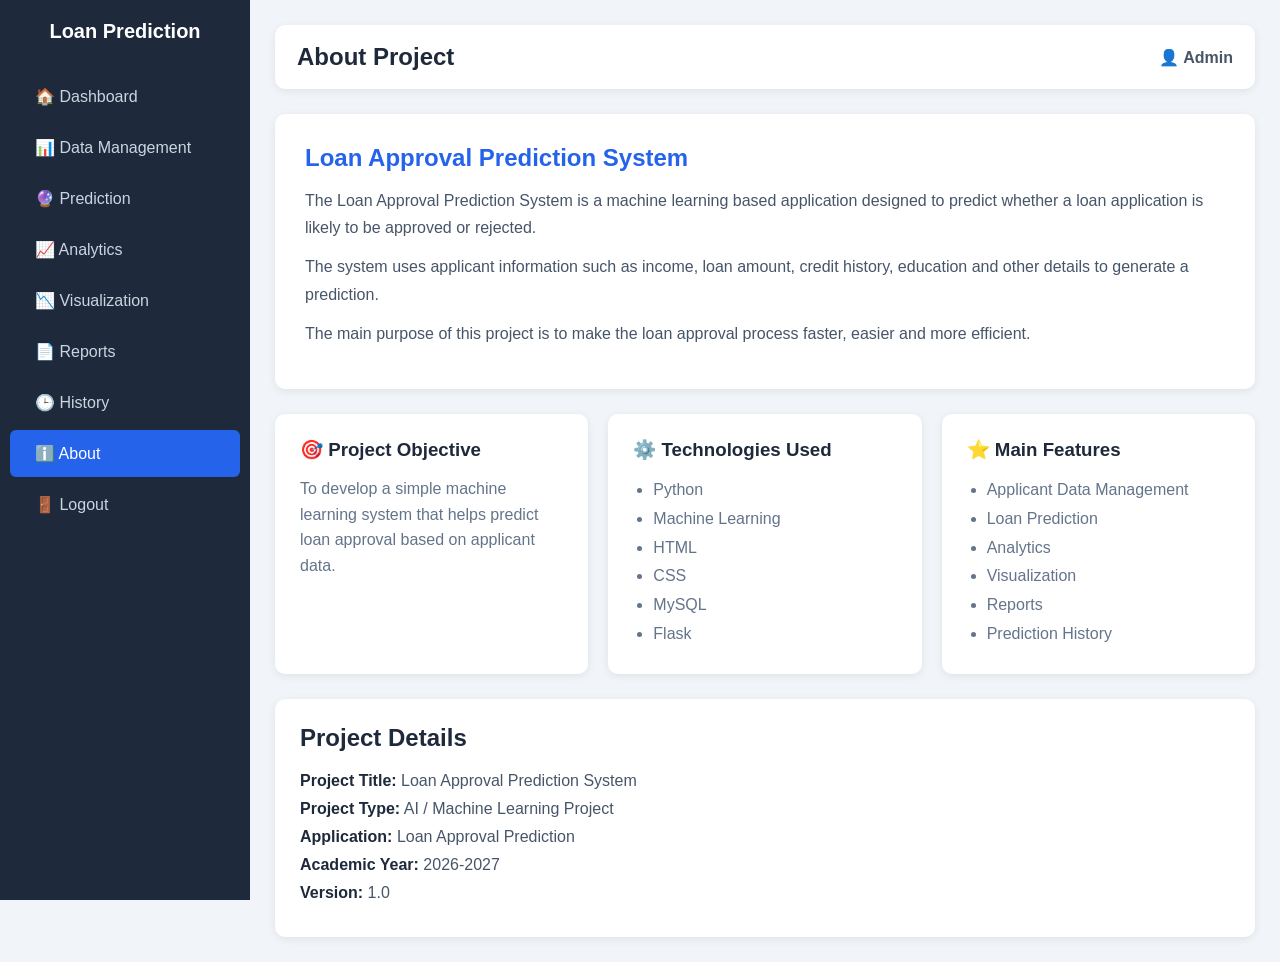
<file: templates/about.html>
<!DOCTYPE html>
<html lang="en">
<head>
    <meta charset="UTF-8">
    <meta name="viewport" content="width=device-width, initial-scale=1.0">

    <title>About - Loan Approval Prediction</title>

    <style>
        * {
            margin: 0;
            padding: 0;
            box-sizing: border-box;
            font-family: Arial, sans-serif;
        }

        body {
            background: #f1f5f9;
        }

        /* Sidebar */
        .sidebar {
            position: fixed;
            left: 0;
            top: 0;
            width: 250px;
            height: 100vh;
            background: #1e293b;
            color: white;
            padding: 20px 0;
        }

        .sidebar h2 {
            text-align: center;
            margin-bottom: 30px;
            font-size: 20px;
        }

        .sidebar a {
            display: block;
            color: #cbd5e1;
            text-decoration: none;
            padding: 14px 25px;
            margin: 4px 10px;
            border-radius: 6px;
        }

        .sidebar a:hover {
            background: #334155;
            color: white;
        }

        .sidebar a.active {
            background: #2563eb;
            color: white;
        }

        /* Main */
        .main {
            margin-left: 250px;
            padding: 25px;
        }

        /* Topbar */
        .topbar {
            background: white;
            padding: 18px 22px;
            border-radius: 10px;
            display: flex;
            justify-content: space-between;
            align-items: center;
            margin-bottom: 25px;
            box-shadow: 0 2px 8px rgba(0,0,0,0.08);
        }

        .topbar h1 {
            color: #1e293b;
            font-size: 24px;
        }

        .admin {
            color: #475569;
            font-weight: bold;
        }

        /* About Card */
        .about-card {
            background: white;
            padding: 30px;
            border-radius: 10px;
            box-shadow: 0 2px 8px rgba(0,0,0,0.08);
            margin-bottom: 25px;
        }

        .about-card h2 {
            color: #2563eb;
            margin-bottom: 15px;
        }

        .about-card p {
            color: #475569;
            line-height: 1.7;
            margin-bottom: 12px;
        }

        /* Information Cards */
        .info-container {
            display: grid;
            grid-template-columns: repeat(3, 1fr);
            gap: 20px;
        }

        .info-card {
            background: white;
            padding: 25px;
            border-radius: 10px;
            box-shadow: 0 2px 8px rgba(0,0,0,0.08);
        }

        .info-card h3 {
            color: #1e293b;
            margin-bottom: 15px;
        }

        .info-card p {
            color: #64748b;
            line-height: 1.6;
        }

        .info-card ul {
            padding-left: 20px;
            color: #64748b;
            line-height: 1.8;
        }

        /* Project Details */
        .details {
            background: white;
            padding: 25px;
            border-radius: 10px;
            box-shadow: 0 2px 8px rgba(0,0,0,0.08);
            margin-top: 25px;
        }

        .details h2 {
            color: #1e293b;
            margin-bottom: 20px;
        }

        .details p {
            margin-bottom: 10px;
            color: #475569;
        }

        .details strong {
            color: #1e293b;
        }

        /* Responsive */
        @media (max-width: 900px) {
            .info-container {
                grid-template-columns: 1fr;
            }

            .sidebar {
                width: 200px;
            }

            .main {
                margin-left: 200px;
            }
        }

        @media (max-width: 650px) {
            .sidebar {
                position: relative;
                width: 100%;
                height: auto;
            }

            .main {
                margin-left: 0;
            }

            .topbar {
                flex-direction: column;
                gap: 10px;
                align-items: flex-start;
            }
        }
    </style>
</head>

<body>

    <!-- Sidebar -->
    <div class="sidebar">

        <h2>Loan Prediction</h2>

        <a href="dashboard.html">🏠 Dashboard</a>
        <a href="data.html">📊 Data Management</a>
        <a href="index.html">🔮 Prediction</a>
        <a href="analytics.html">📈 Analytics</a>
        <a href="visualization.html">📉 Visualization</a>
        <a href="reports.html">📄 Reports</a>
        <a href="history.html">🕒 History</a>
        <a href="about.html" class="active">ℹ️ About</a>
        <a href="login.html">🚪 Logout</a>

    </div>


    <!-- Main Content -->
    <div class="main">

        <!-- Topbar -->
        <div class="topbar">
            <h1>About Project</h1>
            <div class="admin">👤 Admin</div>
        </div>


        <!-- About Project -->
        <div class="about-card">

            <h2>Loan Approval Prediction System</h2>

            <p>
                The Loan Approval Prediction System is a machine learning
                based application designed to predict whether a loan
                application is likely to be approved or rejected.
            </p>

            <p>
                The system uses applicant information such as income,
                loan amount, credit history, education and other details
                to generate a prediction.
            </p>

            <p>
                The main purpose of this project is to make the loan
                approval process faster, easier and more efficient.
            </p>

        </div>


        <!-- Information Cards -->
        <div class="info-container">

            <div class="info-card">

                <h3>🎯 Project Objective</h3>

                <p>
                    To develop a simple machine learning system that
                    helps predict loan approval based on applicant data.
                </p>

            </div>


            <div class="info-card">

                <h3>⚙️ Technologies Used</h3>

                <ul>
                    <li>Python</li>
                    <li>Machine Learning</li>
                    <li>HTML</li>
                    <li>CSS</li>
                    <li>MySQL</li>
                    <li>Flask</li>
                </ul>

            </div>


            <div class="info-card">

                <h3>⭐ Main Features</h3>

                <ul>
                    <li>Applicant Data Management</li>
                    <li>Loan Prediction</li>
                    <li>Analytics</li>
                    <li>Visualization</li>
                    <li>Reports</li>
                    <li>Prediction History</li>
                </ul>

            </div>

        </div>


        <!-- Project Details -->
        <div class="details">

            <h2>Project Details</h2>

            <p>
                <strong>Project Title:</strong>
                Loan Approval Prediction System
            </p>

            <p>
                <strong>Project Type:</strong>
                AI / Machine Learning Project
            </p>

            <p>
                <strong>Application:</strong>
                Loan Approval Prediction
            </p>

            <p>
                <strong>Academic Year:</strong>
                2026-2027
            </p>

            <p>
                <strong>Version:</strong>
                1.0
            </p>

        </div>

    </div>

</body>
</html>
</file>
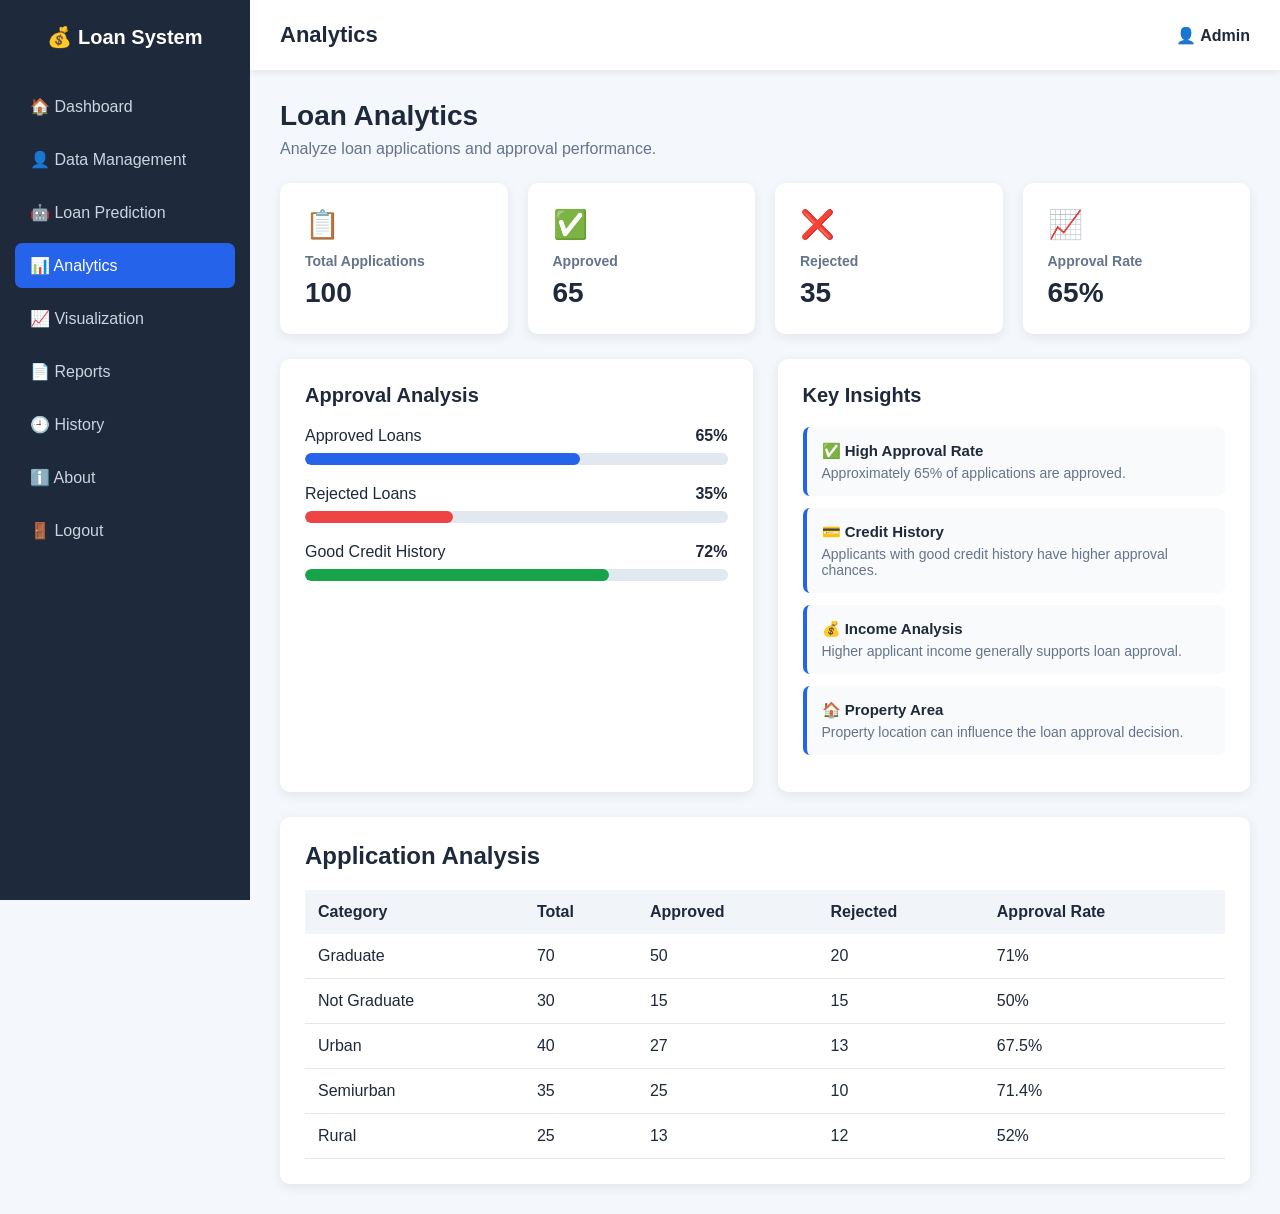
<file: templates/analytics.html>
<!DOCTYPE html>
<html lang="en">

<head>
    <meta charset="UTF-8">
    <meta name="viewport" content="width=device-width, initial-scale=1.0">

    <title>Analytics | Loan Approval Prediction</title>

    <style>

        * {
            margin: 0;
            padding: 0;
            box-sizing: border-box;
        }

        body {
            font-family: Arial, sans-serif;
            background: #f4f7fb;
            color: #1e293b;
        }

        /* SIDEBAR */

        .sidebar {
            position: fixed;
            left: 0;
            top: 0;
            width: 250px;
            height: 100vh;
            background: #1e293b;
            padding: 25px 15px;
            color: white;
        }

        .sidebar h2 {
            text-align: center;
            margin-bottom: 35px;
            font-size: 20px;
        }

        .sidebar ul {
            list-style: none;
        }

        .sidebar li {
            margin-bottom: 8px;
        }

        .sidebar a {
            display: block;
            padding: 13px 15px;
            color: #cbd5e1;
            text-decoration: none;
            border-radius: 7px;
        }

        .sidebar a:hover,
        .sidebar a.active {
            background: #2563eb;
            color: white;
        }

        /* MAIN */

        .main {
            margin-left: 250px;
            min-height: 100vh;
        }

        /* TOPBAR */

        .topbar {
            height: 70px;
            background: white;
            display: flex;
            justify-content: space-between;
            align-items: center;
            padding: 0 30px;
            box-shadow: 0 2px 8px rgba(0,0,0,0.08);
        }

        .topbar h1 {
            font-size: 22px;
        }

        .user {
            font-weight: bold;
        }

        /* CONTENT */

        .content {
            padding: 30px;
        }

        .page-title {
            margin-bottom: 25px;
        }

        .page-title h2 {
            font-size: 28px;
            margin-bottom: 8px;
        }

        .page-title p {
            color: #64748b;
        }

        /* CARDS */

        .cards {
            display: grid;
            grid-template-columns: repeat(4, 1fr);
            gap: 20px;
            margin-bottom: 25px;
        }

        .card {
            background: white;
            padding: 25px;
            border-radius: 10px;
            box-shadow: 0 3px 12px rgba(0,0,0,0.08);
        }

        .card-icon {
            font-size: 28px;
            margin-bottom: 12px;
        }

        .card h3 {
            font-size: 14px;
            color: #64748b;
            margin-bottom: 8px;
        }

        .card h2 {
            font-size: 28px;
        }

        /* ANALYTICS SECTION */

        .analytics-grid {
            display: grid;
            grid-template-columns: 1fr 1fr;
            gap: 25px;
        }

        .box {
            background: white;
            padding: 25px;
            border-radius: 10px;
            box-shadow: 0 3px 12px rgba(0,0,0,0.08);
        }

        .box h2 {
            margin-bottom: 20px;
            font-size: 20px;
        }

        /* PROGRESS */

        .progress-item {
            margin-bottom: 20px;
        }

        .progress-header {
            display: flex;
            justify-content: space-between;
            margin-bottom: 8px;
        }

        .progress-bar {
            width: 100%;
            height: 12px;
            background: #e2e8f0;
            border-radius: 10px;
            overflow: hidden;
        }

        .progress-fill {
            height: 100%;
            background: #2563eb;
            border-radius: 10px;
        }

        .approved-fill {
            width: 65%;
        }

        .rejected-fill {
            width: 35%;
            background: #ef4444;
        }

        .good-fill {
            width: 72%;
            background: #16a34a;
        }

        .income-fill {
            width: 58%;
            background: #9333ea;
        }

        /* INSIGHTS */

        .insight {
            padding: 15px;
            margin-bottom: 12px;
            border-radius: 7px;
            background: #f8fafc;
            border-left: 4px solid #2563eb;
        }

        .insight h3 {
            margin-bottom: 5px;
            font-size: 15px;
        }

        .insight p {
            color: #64748b;
            font-size: 14px;
        }

        /* TABLE */

        .table-box {
            margin-top: 25px;
            background: white;
            padding: 25px;
            border-radius: 10px;
            box-shadow: 0 3px 12px rgba(0,0,0,0.08);
        }

        table {
            width: 100%;
            border-collapse: collapse;
        }

        th {
            background: #f1f5f9;
            padding: 13px;
            text-align: left;
        }

        td {
            padding: 13px;
            border-bottom: 1px solid #e2e8f0;
        }

        /* RESPONSIVE */

        @media (max-width: 1000px) {

            .cards {
                grid-template-columns: repeat(2, 1fr);
            }

            .analytics-grid {
                grid-template-columns: 1fr;
            }

        }

        @media (max-width: 600px) {

            .sidebar {
                width: 200px;
            }

            .main {
                margin-left: 200px;
            }

            .content {
                padding: 15px;
            }

            .cards {
                grid-template-columns: 1fr;
            }

        }

    </style>

</head>

<body>


    <!-- SIDEBAR -->

    <div class="sidebar">

        <h2>💰 Loan System</h2>

        <ul>

            <li>
                <a href="dashboard.html">
                    🏠 Dashboard
                </a>
            </li>

            <li>
                <a href="data.html">
                    👤 Data Management
                </a>
            </li>

            <li>
                <a href="index.html">
                    🤖 Loan Prediction
                </a>
            </li>

            <li>
                <a href="analytics.html" class="active">
                    📊 Analytics
                </a>
            </li>

            <li>
                <a href="visualization.html">
                    📈 Visualization
                </a>
            </li>

            <li>
                <a href="reports.html">
                    📄 Reports
                </a>
            </li>

            <li>
                <a href="history.html">
                    🕘 History
                </a>
            </li>

            <li>
                <a href="about.html">
                    ℹ️ About
                </a>
            </li>

            <li>
                <a href="login.html">
                    🚪 Logout
                </a>
            </li>

        </ul>

    </div>


    <!-- MAIN -->

    <div class="main">


        <!-- TOPBAR -->

        <div class="topbar">

            <h1>Analytics</h1>

            <div class="user">
                👤 Admin
            </div>

        </div>


        <!-- CONTENT -->

        <div class="content">


            <!-- TITLE -->

            <div class="page-title">

                <h2>Loan Analytics</h2>

                <p>
                    Analyze loan applications and approval performance.
                </p>

            </div>


            <!-- SUMMARY CARDS -->

            <div class="cards">


                <div class="card">

                    <div class="card-icon">
                        📋
                    </div>

                    <h3>Total Applications</h3>

                    <h2>100</h2>

                </div>


                <div class="card">

                    <div class="card-icon">
                        ✅
                    </div>

                    <h3>Approved</h3>

                    <h2>65</h2>

                </div>


                <div class="card">

                    <div class="card-icon">
                        ❌
                    </div>

                    <h3>Rejected</h3>

                    <h2>35</h2>

                </div>


                <div class="card">

                    <div class="card-icon">
                        📈
                    </div>

                    <h3>Approval Rate</h3>

                    <h2>65%</h2>

                </div>


            </div>


            <!-- ANALYTICS -->

            <div class="analytics-grid">


                <!-- APPROVAL ANALYSIS -->

                <div class="box">

                    <h2>Approval Analysis</h2>


                    <div class="progress-item">

                        <div class="progress-header">

                            <span>Approved Loans</span>

                            <b>65%</b>

                        </div>

                        <div class="progress-bar">

                            <div class="progress-fill approved-fill"></div>

                        </div>

                    </div>


                    <div class="progress-item">

                        <div class="progress-header">

                            <span>Rejected Loans</span>

                            <b>35%</b>

                        </div>

                        <div class="progress-bar">

                            <div class="progress-fill rejected-fill"></div>

                        </div>

                    </div>


                    <div class="progress-item">

                        <div class="progress-header">

                            <span>Good Credit History</span>

                            <b>72%</b>

                        </div>

                        <div class="progress-bar">

                            <div class="progress-fill good-fill"></div>

                        </div>

                    </div>


                </div>


                <!-- INSIGHTS -->

                <div class="box">

                    <h2>Key Insights</h2>


                    <div class="insight">

                        <h3>✅ High Approval Rate</h3>

                        <p>
                            Approximately 65% of applications are approved.
                        </p>

                    </div>


                    <div class="insight">

                        <h3>💳 Credit History</h3>

                        <p>
                            Applicants with good credit history have higher approval chances.
                        </p>

                    </div>


                    <div class="insight">

                        <h3>💰 Income Analysis</h3>

                        <p>
                            Higher applicant income generally supports loan approval.
                        </p>

                    </div>


                    <div class="insight">

                        <h3>🏠 Property Area</h3>

                        <p>
                            Property location can influence the loan approval decision.
                        </p>

                    </div>


                </div>


            </div>


            <!-- CATEGORY TABLE -->

            <div class="table-box">

                <h2 style="margin-bottom: 20px;">
                    Application Analysis
                </h2>

                <table>

                    <thead>

                        <tr>

                            <th>Category</th>

                            <th>Total</th>

                            <th>Approved</th>

                            <th>Rejected</th>

                            <th>Approval Rate</th>

                        </tr>

                    </thead>

                    <tbody>

                        <tr>

                            <td>Graduate</td>

                            <td>70</td>

                            <td>50</td>

                            <td>20</td>

                            <td>71%</td>

                        </tr>

                        <tr>

                            <td>Not Graduate</td>

                            <td>30</td>

                            <td>15</td>

                            <td>15</td>

                            <td>50%</td>

                        </tr>

                        <tr>

                            <td>Urban</td>

                            <td>40</td>

                            <td>27</td>

                            <td>13</td>

                            <td>67.5%</td>

                        </tr>

                        <tr>

                            <td>Semiurban</td>

                            <td>35</td>

                            <td>25</td>

                            <td>10</td>

                            <td>71.4%</td>

                        </tr>

                        <tr>

                            <td>Rural</td>

                            <td>25</td>

                            <td>13</td>

                            <td>12</td>

                            <td>52%</td>

                        </tr>

                    </tbody>

                </table>

            </div>


        </div>

    </div>


</body>

</html>
</file>
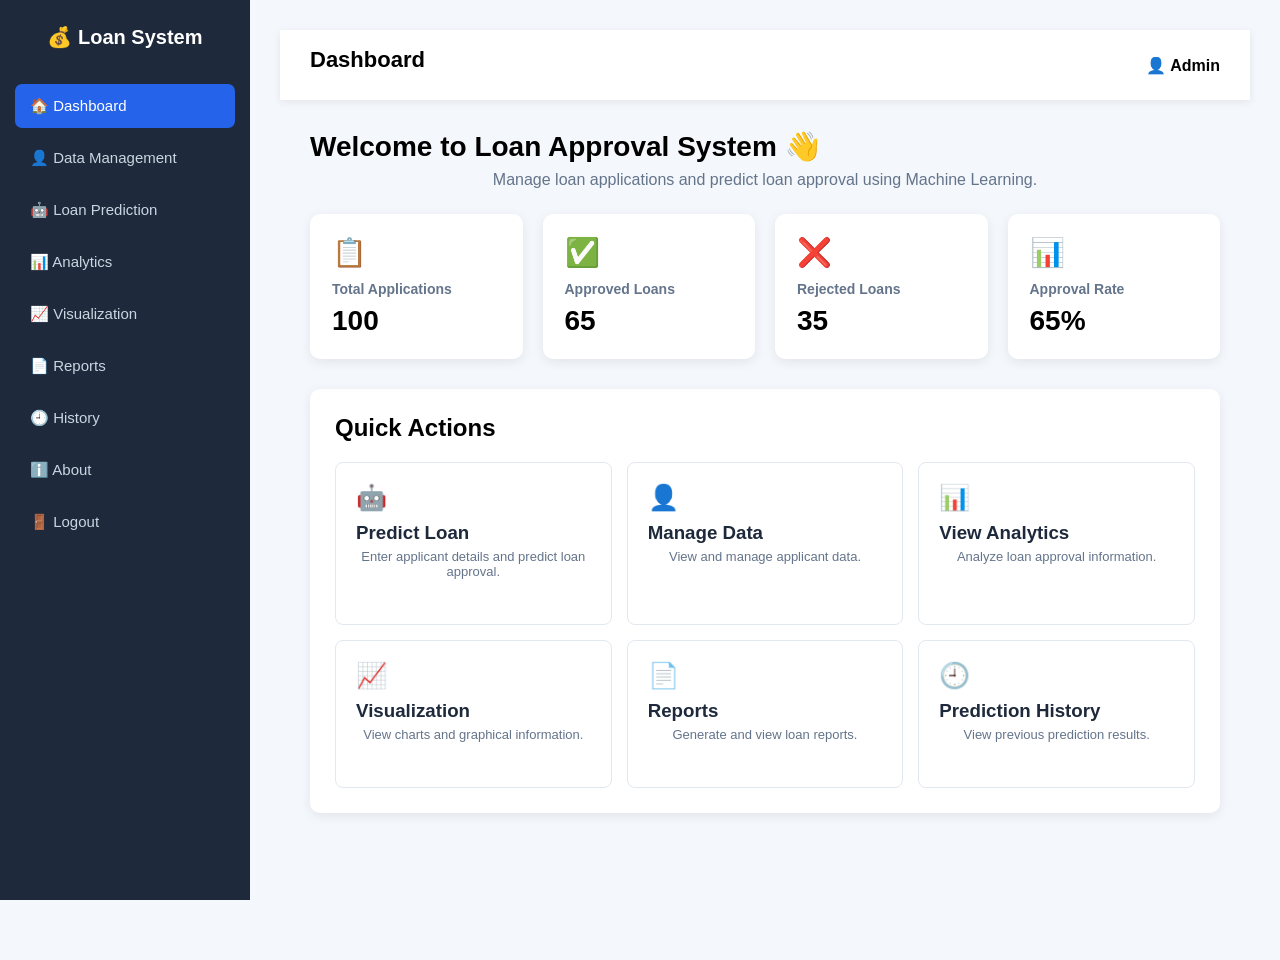
<file: templates/dashboard.html>
<!DOCTYPE html>
<html lang="en">

<head>
    <meta charset="UTF-8">
    <meta name="viewport" content="width=device-width, initial-scale=1.0">

    <title>Dashboard | Loan Approval Prediction</title>

    <link rel="stylesheet" href="../static/style.css">

    <style>

        * {
            margin: 0;
            padding: 0;
            box-sizing: border-box;
        }

        body {
            font-family: Arial, sans-serif;
            background: #f4f7fb;
        }

        /* SIDEBAR */

        .sidebar {
            position: fixed;
            left: 0;
            top: 0;
            width: 250px;
            height: 100vh;
            background: #1e293b;
            color: white;
            padding: 25px 15px;
        }

        .sidebar h2 {
            text-align: center;
            font-size: 20px;
            margin-bottom: 35px;
        }

        .sidebar ul {
            list-style: none;
        }

        .sidebar ul li {
            margin-bottom: 8px;
        }

        .sidebar ul li a {
            display: block;
            padding: 13px 15px;
            color: #cbd5e1;
            text-decoration: none;
            border-radius: 7px;
            font-size: 15px;
        }

        .sidebar ul li a:hover,
        .sidebar ul li a.active {
            background: #2563eb;
            color: white;
        }

        /* MAIN */

        .main {
            margin-left: 250px;
            min-height: 100vh;
        }

        /* TOPBAR */

        .topbar {
            height: 70px;
            background: white;
            display: flex;
            justify-content: space-between;
            align-items: center;
            padding: 0 30px;
            box-shadow: 0 2px 8px rgba(0,0,0,0.08);
        }

        .topbar h1 {
            font-size: 22px;
        }

        .user {
            font-weight: bold;
        }

        /* CONTENT */

        .content {
            padding: 30px;
        }

        .welcome {
            margin-bottom: 25px;
        }

        .welcome h2 {
            font-size: 28px;
            margin-bottom: 8px;
        }

        .welcome p {
            color: #64748b;
        }

        /* CARDS */

        .cards {
            display: grid;
            grid-template-columns: repeat(4, 1fr);
            gap: 20px;
            margin-bottom: 30px;
        }

        .card {
            background: white;
            padding: 22px;
            border-radius: 10px;
            box-shadow: 0 3px 12px rgba(0,0,0,0.08);
        }

        .card-icon {
            font-size: 28px;
            margin-bottom: 12px;
        }

        .card h3 {
            color: #64748b;
            font-size: 14px;
            margin-bottom: 8px;
        }

        .card h2 {
            font-size: 28px;
        }

        /* QUICK ACTIONS */

        .section {
            background: white;
            padding: 25px;
            border-radius: 10px;
            box-shadow: 0 3px 12px rgba(0,0,0,0.08);
        }

        .section h2 {
            margin-bottom: 20px;
        }

        .actions {
            display: grid;
            grid-template-columns: repeat(3, 1fr);
            gap: 15px;
        }

        .action {
            padding: 20px;
            border: 1px solid #e2e8f0;
            border-radius: 8px;
            text-decoration: none;
            color: #1e293b;
        }

        .action:hover {
            border-color: #2563eb;
            background: #eff6ff;
        }

        .action-icon {
            font-size: 25px;
            margin-bottom: 10px;
        }

        .action h3 {
            margin-bottom: 5px;
        }

        .action p {
            font-size: 13px;
            color: #64748b;
        }

        /* MOBILE */

        @media (max-width: 900px) {

            .cards {
                grid-template-columns: repeat(2, 1fr);
            }

            .actions {
                grid-template-columns: repeat(2, 1fr);
            }

        }

        @media (max-width: 600px) {

            .sidebar {
                width: 200px;
            }

            .main {
                margin-left: 200px;
            }

            .cards {
                grid-template-columns: 1fr;
            }

            .actions {
                grid-template-columns: 1fr;
            }

            .content {
                padding: 15px;
            }

        }

    </style>

</head>


<body>


    <!-- SIDEBAR -->

    <div class="sidebar">

        <h2>💰 Loan System</h2>

        <ul>

            <li>
                <a href="dashboard.html" class="active">
                    🏠 Dashboard
                </a>
            </li>

            <li>
                <a href="data.html">
                    👤 Data Management
                </a>
            </li>

            <li>
                <a href="index.html">
                    🤖 Loan Prediction
                </a>
            </li>

            <li>
                <a href="analytics.html">
                    📊 Analytics
                </a>
            </li>

            <li>
                <a href="visualization.html">
                    📈 Visualization
                </a>
            </li>

            <li>
                <a href="reports.html">
                    📄 Reports
                </a>
            </li>

            <li>
                <a href="history.html">
                    🕘 History
                </a>
            </li>

            <li>
                <a href="about.html">
                    ℹ️ About
                </a>
            </li>

            <li>
                <a href="login.html">
                    🚪 Logout
                </a>
            </li>

        </ul>

    </div>


    <!-- MAIN -->

    <div class="main">


        <!-- TOPBAR -->

        <div class="topbar">

            <h1>Dashboard</h1>

            <div class="user">
                👤 Admin
            </div>

        </div>


        <!-- CONTENT -->

        <div class="content">


            <!-- WELCOME -->

            <div class="welcome">

                <h2>Welcome to Loan Approval System 👋</h2>

                <p>
                    Manage loan applications and predict loan approval using Machine Learning.
                </p>

            </div>


            <!-- DASHBOARD CARDS -->

            <div class="cards">


                <div class="card">

                    <div class="card-icon">
                        📋
                    </div>

                    <h3>Total Applications</h3>

                    <h2>100</h2>

                </div>


                <div class="card">

                    <div class="card-icon">
                        ✅
                    </div>

                    <h3>Approved Loans</h3>

                    <h2>65</h2>

                </div>


                <div class="card">

                    <div class="card-icon">
                        ❌
                    </div>

                    <h3>Rejected Loans</h3>

                    <h2>35</h2>

                </div>


                <div class="card">

                    <div class="card-icon">
                        📊
                    </div>

                    <h3>Approval Rate</h3>

                    <h2>65%</h2>

                </div>


            </div>


            <!-- QUICK ACTIONS -->

            <div class="section">

                <h2>Quick Actions</h2>


                <div class="actions">


                    <a href="index.html" class="action">

                        <div class="action-icon">
                            🤖
                        </div>

                        <h3>Predict Loan</h3>

                        <p>
                            Enter applicant details and predict loan approval.
                        </p>

                    </a>


                    <a href="data.html" class="action">

                        <div class="action-icon">
                            👤
                        </div>

                        <h3>Manage Data</h3>

                        <p>
                            View and manage applicant data.
                        </p>

                    </a>


                    <a href="analytics.html" class="action">

                        <div class="action-icon">
                            📊
                        </div>

                        <h3>View Analytics</h3>

                        <p>
                            Analyze loan approval information.
                        </p>

                    </a>


                    <a href="visualization.html" class="action">

                        <div class="action-icon">
                            📈
                        </div>

                        <h3>Visualization</h3>

                        <p>
                            View charts and graphical information.
                        </p>

                    </a>


                    <a href="reports.html" class="action">

                        <div class="action-icon">
                            📄
                        </div>

                        <h3>Reports</h3>

                        <p>
                            Generate and view loan reports.
                        </p>

                    </a>


                    <a href="history.html" class="action">

                        <div class="action-icon">
                            🕘
                        </div>

                        <h3>Prediction History</h3>

                        <p>
                            View previous prediction results.
                        </p>

                    </a>


                </div>

            </div>


        </div>

    </div>


</body>

</html>
</file>
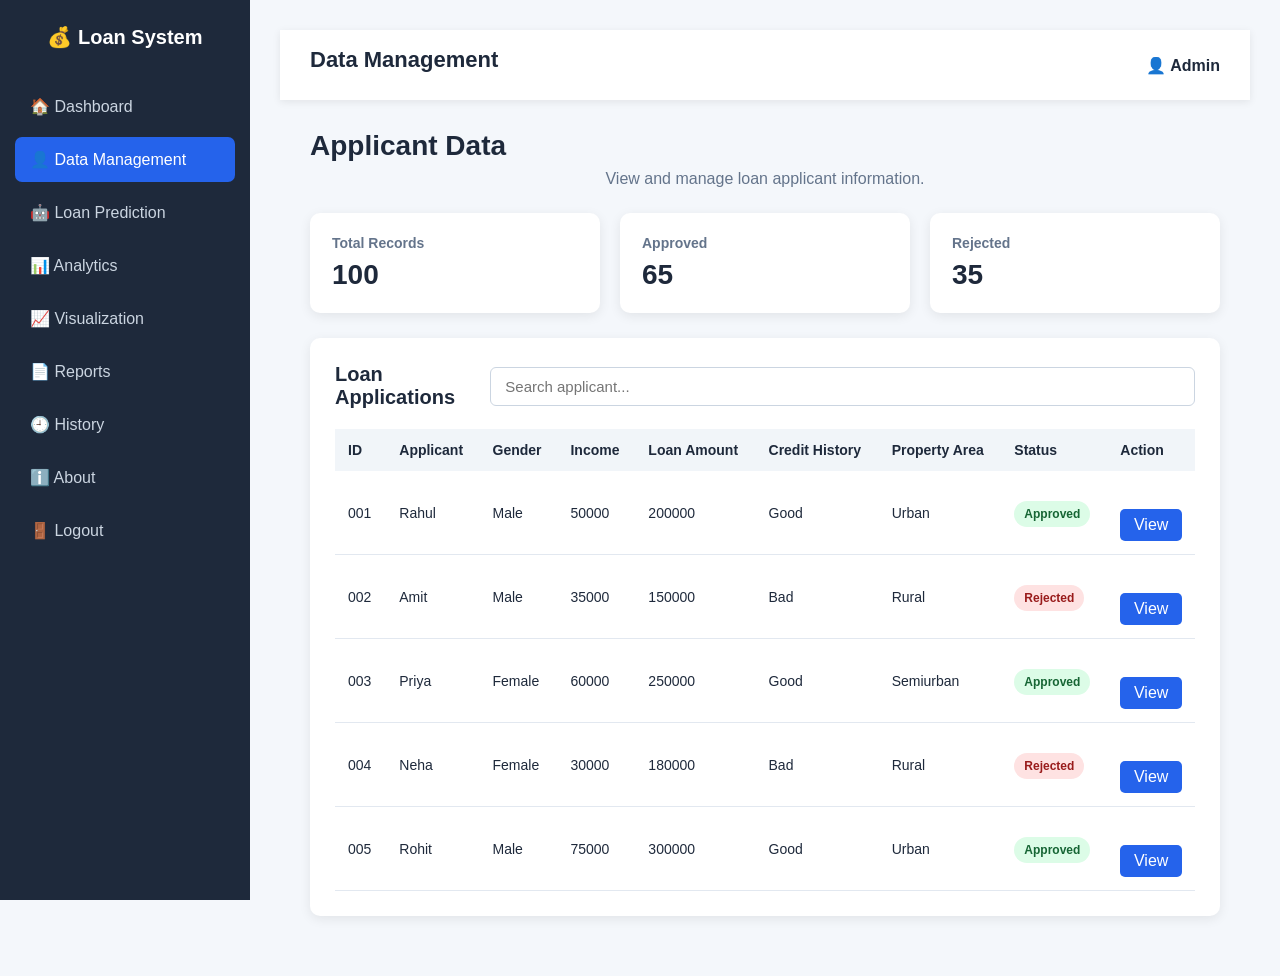
<file: templates/data.html>
<!DOCTYPE html>
<html lang="en">

<head>
    <meta charset="UTF-8">
    <meta name="viewport" content="width=device-width, initial-scale=1.0">

    <title>Data Management | Loan Approval Prediction</title>

    <link rel="stylesheet" href="../static/style.css">

    <style>

        * {
            margin: 0;
            padding: 0;
            box-sizing: border-box;
        }

        body {
            font-family: Arial, sans-serif;
            background: #f4f7fb;
            color: #1e293b;
        }

        /* SIDEBAR */

        .sidebar {
            position: fixed;
            left: 0;
            top: 0;
            width: 250px;
            height: 100vh;
            background: #1e293b;
            color: white;
            padding: 25px 15px;
        }

        .sidebar h2 {
            text-align: center;
            margin-bottom: 35px;
            font-size: 20px;
        }

        .sidebar ul {
            list-style: none;
        }

        .sidebar li {
            margin-bottom: 8px;
        }

        .sidebar a {
            display: block;
            padding: 13px 15px;
            color: #cbd5e1;
            text-decoration: none;
            border-radius: 7px;
        }

        .sidebar a:hover,
        .sidebar a.active {
            background: #2563eb;
            color: white;
        }

        /* MAIN */

        .main {
            margin-left: 250px;
            min-height: 100vh;
        }

        /* TOPBAR */

        .topbar {
            height: 70px;
            background: white;
            display: flex;
            justify-content: space-between;
            align-items: center;
            padding: 0 30px;
            box-shadow: 0 2px 8px rgba(0,0,0,0.08);
        }

        .topbar h1 {
            font-size: 22px;
        }

        .user {
            font-weight: bold;
        }

        /* CONTENT */

        .content {
            padding: 30px;
        }

        .page-title {
            margin-bottom: 25px;
        }

        .page-title h2 {
            font-size: 28px;
            margin-bottom: 8px;
        }

        .page-title p {
            color: #64748b;
        }

        /* SUMMARY CARDS */

        .cards {
            display: grid;
            grid-template-columns: repeat(3, 1fr);
            gap: 20px;
            margin-bottom: 25px;
        }

        .card {
            background: white;
            padding: 22px;
            border-radius: 10px;
            box-shadow: 0 3px 12px rgba(0,0,0,0.08);
        }

        .card h3 {
            color: #64748b;
            font-size: 14px;
            margin-bottom: 8px;
        }

        .card h2 {
            font-size: 28px;
        }

        /* TABLE BOX */

        .table-box {
            background: white;
            padding: 25px;
            border-radius: 10px;
            box-shadow: 0 3px 12px rgba(0,0,0,0.08);
        }

        .table-header {
            display: flex;
            justify-content: space-between;
            align-items: center;
            margin-bottom: 20px;
            gap: 15px;
        }

        .table-header h2 {
            font-size: 20px;
        }

        .search {
            padding: 10px 14px;
            border: 1px solid #cbd5e1;
            border-radius: 6px;
            outline: none;
        }

        /* TABLE */

        .table-container {
            overflow-x: auto;
        }

        table {
            width: 100%;
            border-collapse: collapse;
            min-width: 850px;
        }

        th {
            background: #f1f5f9;
            text-align: left;
            padding: 13px;
            font-size: 14px;
        }

        td {
            padding: 13px;
            border-bottom: 1px solid #e2e8f0;
            font-size: 14px;
        }

        tr:hover {
            background: #f8fafc;
        }

        /* STATUS */

        .approved {
            background: #dcfce7;
            color: #166534;
            padding: 6px 10px;
            border-radius: 15px;
            font-size: 12px;
            font-weight: bold;
        }

        .rejected {
            background: #fee2e2;
            color: #991b1b;
            padding: 6px 10px;
            border-radius: 15px;
            font-size: 12px;
            font-weight: bold;
        }

        /* BUTTON */

        .view-btn {
            background: #2563eb;
            color: white;
            border: none;
            padding: 7px 12px;
            border-radius: 5px;
            cursor: pointer;
        }

        .view-btn:hover {
            background: #1d4ed8;
        }

        /* RESPONSIVE */

        @media (max-width: 900px) {

            .cards {
                grid-template-columns: 1fr;
            }

        }

        @media (max-width: 600px) {

            .sidebar {
                width: 200px;
            }

            .main {
                margin-left: 200px;
            }

            .content {
                padding: 15px;
            }

            .table-header {
                flex-direction: column;
                align-items: flex-start;
            }

        }

    </style>

</head>

<body>


    <!-- SIDEBAR -->

    <div class="sidebar">

        <h2>💰 Loan System</h2>

        <ul>

            <li>
                <a href="dashboard.html">
                    🏠 Dashboard
                </a>
            </li>

            <li>
                <a href="data.html" class="active">
                    👤 Data Management
                </a>
            </li>

            <li>
                <a href="index.html">
                    🤖 Loan Prediction
                </a>
            </li>

            <li>
                <a href="analytics.html">
                    📊 Analytics
                </a>
            </li>

            <li>
                <a href="visualization.html">
                    📈 Visualization
                </a>
            </li>

            <li>
                <a href="reports.html">
                    📄 Reports
                </a>
            </li>

            <li>
                <a href="history.html">
                    🕘 History
                </a>
            </li>

            <li>
                <a href="about.html">
                    ℹ️ About
                </a>
            </li>

            <li>
                <a href="login.html">
                    🚪 Logout
                </a>
            </li>

        </ul>

    </div>


    <!-- MAIN -->

    <div class="main">


        <!-- TOPBAR -->

        <div class="topbar">

            <h1>Data Management</h1>

            <div class="user">
                👤 Admin
            </div>

        </div>


        <!-- CONTENT -->

        <div class="content">


            <!-- PAGE TITLE -->

            <div class="page-title">

                <h2>Applicant Data</h2>

                <p>
                    View and manage loan applicant information.
                </p>

            </div>


            <!-- SUMMARY -->

            <div class="cards">

                <div class="card">

                    <h3>Total Records</h3>

                    <h2>100</h2>

                </div>


                <div class="card">

                    <h3>Approved</h3>

                    <h2>65</h2>

                </div>


                <div class="card">

                    <h3>Rejected</h3>

                    <h2>35</h2>

                </div>

            </div>


            <!-- TABLE -->

            <div class="table-box">

                <div class="table-header">

                    <h2>Loan Applications</h2>

                    <input
                        type="text"
                        class="search"
                        placeholder="Search applicant..."
                    >

                </div>


                <div class="table-container">

                    <table>

                        <thead>

                            <tr>

                                <th>ID</th>
                                <th>Applicant</th>
                                <th>Gender</th>
                                <th>Income</th>
                                <th>Loan Amount</th>
                                <th>Credit History</th>
                                <th>Property Area</th>
                                <th>Status</th>
                                <th>Action</th>

                            </tr>

                        </thead>


                        <tbody>


                            <tr>

                                <td>001</td>

                                <td>Rahul</td>

                                <td>Male</td>

                                <td>50000</td>

                                <td>200000</td>

                                <td>Good</td>

                                <td>Urban</td>

                                <td>
                                    <span class="approved">
                                        Approved
                                    </span>
                                </td>

                                <td>
                                    <button class="view-btn">
                                        View
                                    </button>
                                </td>

                            </tr>


                            <tr>

                                <td>002</td>

                                <td>Amit</td>

                                <td>Male</td>

                                <td>35000</td>

                                <td>150000</td>

                                <td>Bad</td>

                                <td>Rural</td>

                                <td>
                                    <span class="rejected">
                                        Rejected
                                    </span>
                                </td>

                                <td>
                                    <button class="view-btn">
                                        View
                                    </button>
                                </td>

                            </tr>


                            <tr>

                                <td>003</td>

                                <td>Priya</td>

                                <td>Female</td>

                                <td>60000</td>

                                <td>250000</td>

                                <td>Good</td>

                                <td>Semiurban</td>

                                <td>
                                    <span class="approved">
                                        Approved
                                    </span>
                                </td>

                                <td>
                                    <button class="view-btn">
                                        View
                                    </button>
                                </td>

                            </tr>


                            <tr>

                                <td>004</td>

                                <td>Neha</td>

                                <td>Female</td>

                                <td>30000</td>

                                <td>180000</td>

                                <td>Bad</td>

                                <td>Rural</td>

                                <td>
                                    <span class="rejected">
                                        Rejected
                                    </span>
                                </td>

                                <td>
                                    <button class="view-btn">
                                        View
                                    </button>
                                </td>

                            </tr>


                            <tr>

                                <td>005</td>

                                <td>Rohit</td>

                                <td>Male</td>

                                <td>75000</td>

                                <td>300000</td>

                                <td>Good</td>

                                <td>Urban</td>

                                <td>
                                    <span class="approved">
                                        Approved
                                    </span>
                                </td>

                                <td>
                                    <button class="view-btn">
                                        View
                                    </button>
                                </td>

                            </tr>


                        </tbody>

                    </table>

                </div>

            </div>

        </div>

    </div>

</body>

</html>
</file>
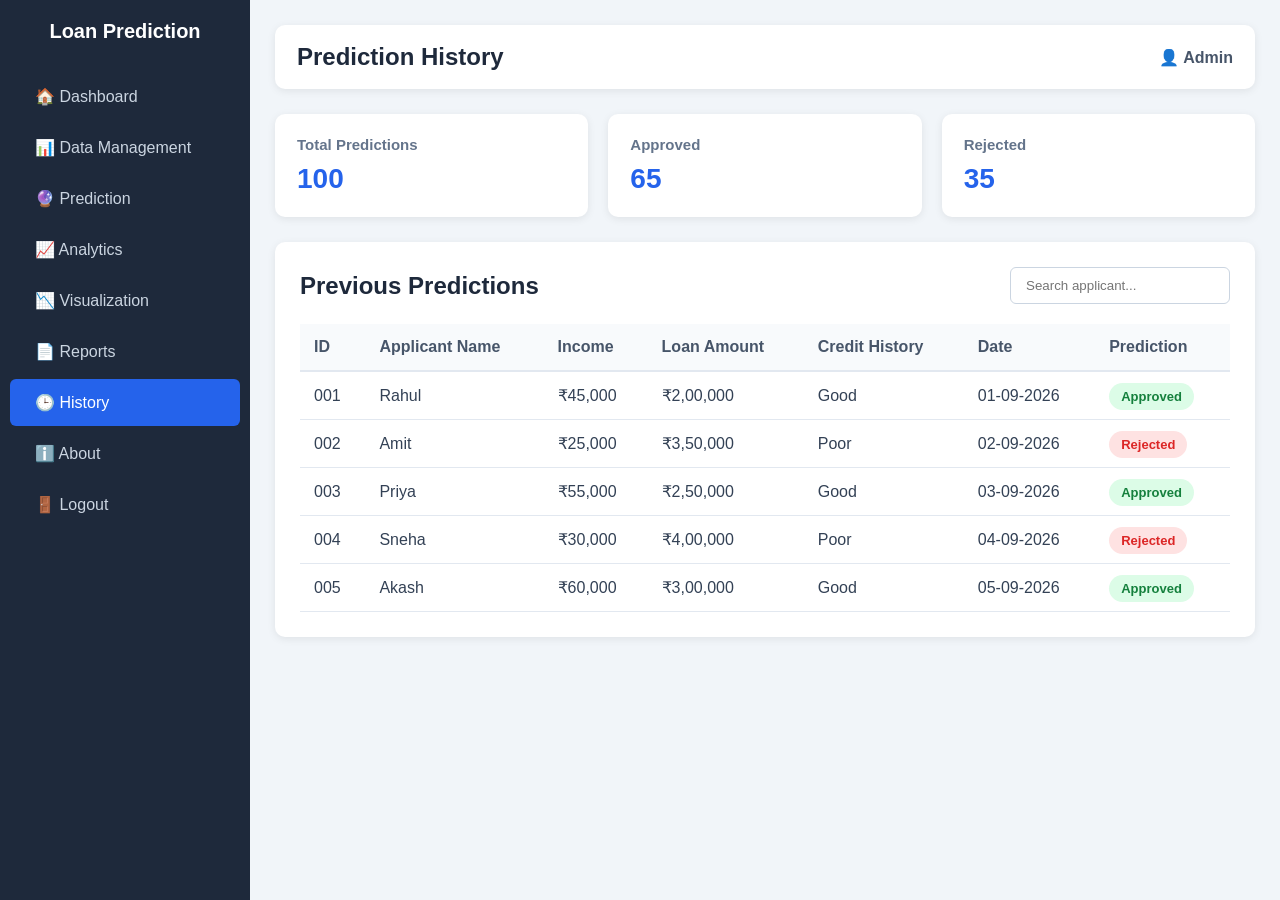
<file: templates/history.html>
<!DOCTYPE html>
<html lang="en">
<head>
    <meta charset="UTF-8">
    <meta name="viewport" content="width=device-width, initial-scale=1.0">
    <title>Prediction History - Loan Approval Prediction</title>

    <style>
        * {
            margin: 0;
            padding: 0;
            box-sizing: border-box;
            font-family: Arial, sans-serif;
        }

        body {
            background: #f1f5f9;
        }

        /* Sidebar */
        .sidebar {
            position: fixed;
            left: 0;
            top: 0;
            width: 250px;
            height: 100vh;
            background: #1e293b;
            color: white;
            padding: 20px 0;
        }

        .sidebar h2 {
            text-align: center;
            margin-bottom: 30px;
            font-size: 20px;
        }

        .sidebar a {
            display: block;
            color: #cbd5e1;
            text-decoration: none;
            padding: 14px 25px;
            margin: 4px 10px;
            border-radius: 6px;
        }

        .sidebar a:hover {
            background: #334155;
            color: white;
        }

        .sidebar a.active {
            background: #2563eb;
            color: white;
        }

        /* Main */
        .main {
            margin-left: 250px;
            padding: 25px;
        }

        /* Topbar */
        .topbar {
            background: white;
            padding: 18px 22px;
            border-radius: 10px;
            display: flex;
            justify-content: space-between;
            align-items: center;
            margin-bottom: 25px;
            box-shadow: 0 2px 8px rgba(0,0,0,0.08);
        }

        .topbar h1 {
            font-size: 24px;
            color: #1e293b;
        }

        .admin {
            color: #475569;
            font-weight: bold;
        }

        /* Cards */
        .cards {
            display: grid;
            grid-template-columns: repeat(3, 1fr);
            gap: 20px;
            margin-bottom: 25px;
        }

        .card {
            background: white;
            padding: 22px;
            border-radius: 10px;
            box-shadow: 0 2px 8px rgba(0,0,0,0.08);
        }

        .card h3 {
            color: #64748b;
            font-size: 15px;
            margin-bottom: 10px;
        }

        .card p {
            font-size: 28px;
            font-weight: bold;
            color: #2563eb;
        }

        /* History Section */
        .history-box {
            background: white;
            padding: 25px;
            border-radius: 10px;
            box-shadow: 0 2px 8px rgba(0,0,0,0.08);
        }

        .history-header {
            display: flex;
            justify-content: space-between;
            align-items: center;
            margin-bottom: 20px;
        }

        .history-header h2 {
            color: #1e293b;
        }

        .search {
            padding: 10px 15px;
            border: 1px solid #cbd5e1;
            border-radius: 6px;
            width: 220px;
        }

        /* Table */
        .table-container {
            overflow-x: auto;
        }

        table {
            width: 100%;
            border-collapse: collapse;
        }

        th {
            background: #f8fafc;
            color: #475569;
            padding: 14px;
            text-align: left;
            border-bottom: 2px solid #e2e8f0;
        }

        td {
            padding: 14px;
            border-bottom: 1px solid #e2e8f0;
            color: #334155;
        }

        tr:hover {
            background: #f8fafc;
        }

        /* Status */
        .approved {
            background: #dcfce7;
            color: #15803d;
            padding: 6px 12px;
            border-radius: 20px;
            font-size: 13px;
            font-weight: bold;
        }

        .rejected {
            background: #fee2e2;
            color: #dc2626;
            padding: 6px 12px;
            border-radius: 20px;
            font-size: 13px;
            font-weight: bold;
        }

        /* Button */
        .btn {
            background: #2563eb;
            color: white;
            border: none;
            padding: 10px 18px;
            border-radius: 6px;
            cursor: pointer;
        }

        .btn:hover {
            background: #1d4ed8;
        }

        /* Responsive */
        @media (max-width: 900px) {
            .cards {
                grid-template-columns: 1fr;
            }

            .sidebar {
                width: 200px;
            }

            .main {
                margin-left: 200px;
            }
        }

        @media (max-width: 650px) {
            .sidebar {
                position: relative;
                width: 100%;
                height: auto;
            }

            .main {
                margin-left: 0;
            }

            .history-header {
                flex-direction: column;
                gap: 15px;
                align-items: flex-start;
            }

            .search {
                width: 100%;
            }
        }
    </style>
</head>

<body>

    <!-- Sidebar -->
    <div class="sidebar">

        <h2>Loan Prediction</h2>

        <a href="dashboard.html">🏠 Dashboard</a>
        <a href="data.html">📊 Data Management</a>
        <a href="index.html">🔮 Prediction</a>
        <a href="analytics.html">📈 Analytics</a>
        <a href="visualization.html">📉 Visualization</a>
        <a href="reports.html">📄 Reports</a>
        <a href="history.html" class="active">🕒 History</a>
        <a href="about.html">ℹ️ About</a>
        <a href="login.html">🚪 Logout</a>

    </div>


    <!-- Main Content -->
    <div class="main">

        <!-- Topbar -->
        <div class="topbar">
            <h1>Prediction History</h1>
            <div class="admin">👤 Admin</div>
        </div>


        <!-- Summary Cards -->
        <div class="cards">

            <div class="card">
                <h3>Total Predictions</h3>
                <p>100</p>
            </div>

            <div class="card">
                <h3>Approved</h3>
                <p>65</p>
            </div>

            <div class="card">
                <h3>Rejected</h3>
                <p>35</p>
            </div>

        </div>


        <!-- History Table -->
        <div class="history-box">

            <div class="history-header">

                <h2>Previous Predictions</h2>

                <input
                    type="text"
                    class="search"
                    placeholder="Search applicant..."
                >

            </div>


            <div class="table-container">

                <table>

                    <thead>
                        <tr>
                            <th>ID</th>
                            <th>Applicant Name</th>
                            <th>Income</th>
                            <th>Loan Amount</th>
                            <th>Credit History</th>
                            <th>Date</th>
                            <th>Prediction</th>
                        </tr>
                    </thead>

                    <tbody>

                        <tr>
                            <td>001</td>
                            <td>Rahul</td>
                            <td>₹45,000</td>
                            <td>₹2,00,000</td>
                            <td>Good</td>
                            <td>01-09-2026</td>
                            <td>
                                <span class="approved">Approved</span>
                            </td>
                        </tr>

                        <tr>
                            <td>002</td>
                            <td>Amit</td>
                            <td>₹25,000</td>
                            <td>₹3,50,000</td>
                            <td>Poor</td>
                            <td>02-09-2026</td>
                            <td>
                                <span class="rejected">Rejected</span>
                            </td>
                        </tr>

                        <tr>
                            <td>003</td>
                            <td>Priya</td>
                            <td>₹55,000</td>
                            <td>₹2,50,000</td>
                            <td>Good</td>
                            <td>03-09-2026</td>
                            <td>
                                <span class="approved">Approved</span>
                            </td>
                        </tr>

                        <tr>
                            <td>004</td>
                            <td>Sneha</td>
                            <td>₹30,000</td>
                            <td>₹4,00,000</td>
                            <td>Poor</td>
                            <td>04-09-2026</td>
                            <td>
                                <span class="rejected">Rejected</span>
                            </td>
                        </tr>

                        <tr>
                            <td>005</td>
                            <td>Akash</td>
                            <td>₹60,000</td>
                            <td>₹3,00,000</td>
                            <td>Good</td>
                            <td>05-09-2026</td>
                            <td>
                                <span class="approved">Approved</span>
                            </td>
                        </tr>

                    </tbody>

                </table>

            </div>

        </div>

    </div>

</body>
</html>
</file>
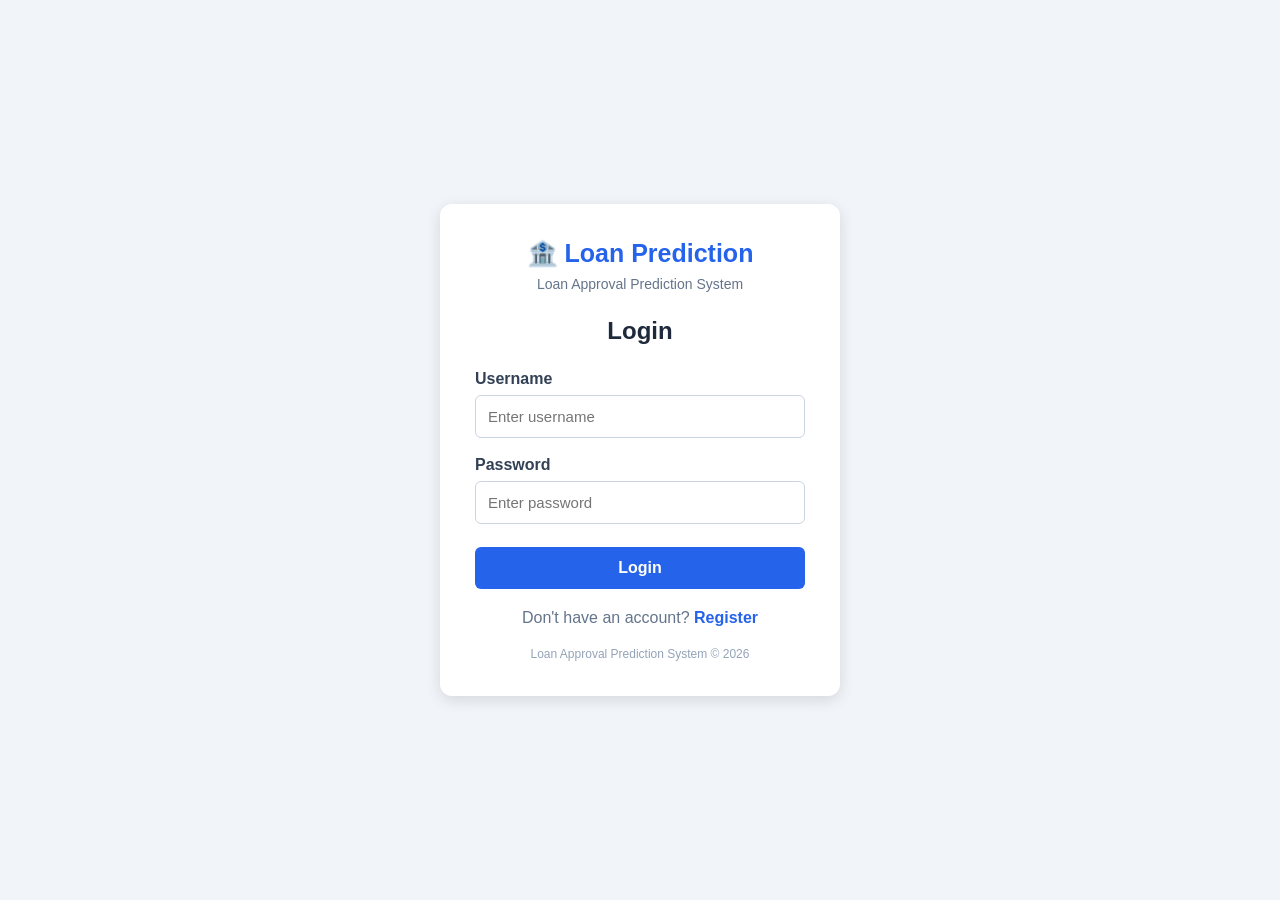
<file: templates/login.html>
<!DOCTYPE html>
<html lang="en">
<head>
    <meta charset="UTF-8">
    <meta name="viewport" content="width=device-width, initial-scale=1.0">

    <title>Login - Loan Approval Prediction System</title>

    <style>
        * {
            margin: 0;
            padding: 0;
            box-sizing: border-box;
            font-family: Arial, sans-serif;
        }

        body {
            min-height: 100vh;
            background: #f1f5f9;
            display: flex;
            justify-content: center;
            align-items: center;
        }

        .login-container {
            width: 400px;
            background: white;
            padding: 35px;
            border-radius: 12px;
            box-shadow: 0 4px 15px rgba(0, 0, 0, 0.12);
        }

        .logo {
            text-align: center;
            margin-bottom: 25px;
        }

        .logo h1 {
            color: #2563eb;
            font-size: 25px;
            margin-bottom: 8px;
        }

        .logo p {
            color: #64748b;
            font-size: 14px;
        }

        .login-container h2 {
            text-align: center;
            color: #1e293b;
            margin-bottom: 25px;
        }

        .form-group {
            margin-bottom: 18px;
        }

        .form-group label {
            display: block;
            color: #334155;
            font-weight: bold;
            margin-bottom: 7px;
        }

        .form-group input {
            width: 100%;
            padding: 12px;
            border: 1px solid #cbd5e1;
            border-radius: 6px;
            outline: none;
            font-size: 15px;
        }

        .form-group input:focus {
            border-color: #2563eb;
        }

        .login-btn {
            width: 100%;
            padding: 12px;
            background: #2563eb;
            color: white;
            border: none;
            border-radius: 6px;
            font-size: 16px;
            font-weight: bold;
            cursor: pointer;
            margin-top: 5px;
        }

        .login-btn:hover {
            background: #1d4ed8;
        }

        .register-link {
            text-align: center;
            margin-top: 20px;
            color: #64748b;
        }

        .register-link a {
            color: #2563eb;
            text-decoration: none;
            font-weight: bold;
        }

        .register-link a:hover {
            text-decoration: underline;
        }

        .footer {
            text-align: center;
            margin-top: 20px;
            color: #94a3b8;
            font-size: 12px;
        }

        @media (max-width: 500px) {
            .login-container {
                width: 90%;
                padding: 25px;
            }
        }
    </style>
</head>

<body>

    <div class="login-container">

        <div class="logo">
            <h1>🏦 Loan Prediction</h1>
            <p>Loan Approval Prediction System</p>
        </div>

        <h2>Login</h2>

        <!-- Frontend Login -->
        <form action="dashboard.html" method="get">

            <div class="form-group">
                <label>Username</label>
                <input
                    type="text"
                    name="username"
                    placeholder="Enter username"
                    required
                >
            </div>

            <div class="form-group">
                <label>Password</label>
                <input
                    type="password"
                    name="password"
                    placeholder="Enter password"
                    required
                >
            </div>

            <button type="submit" class="login-btn">
                Login
            </button>

        </form>

        <div class="register-link">
            Don't have an account?
            <a href="register.html">Register</a>
        </div>

        <div class="footer">
            Loan Approval Prediction System © 2026
        </div>

    </div>

</body>
</html>
</file>
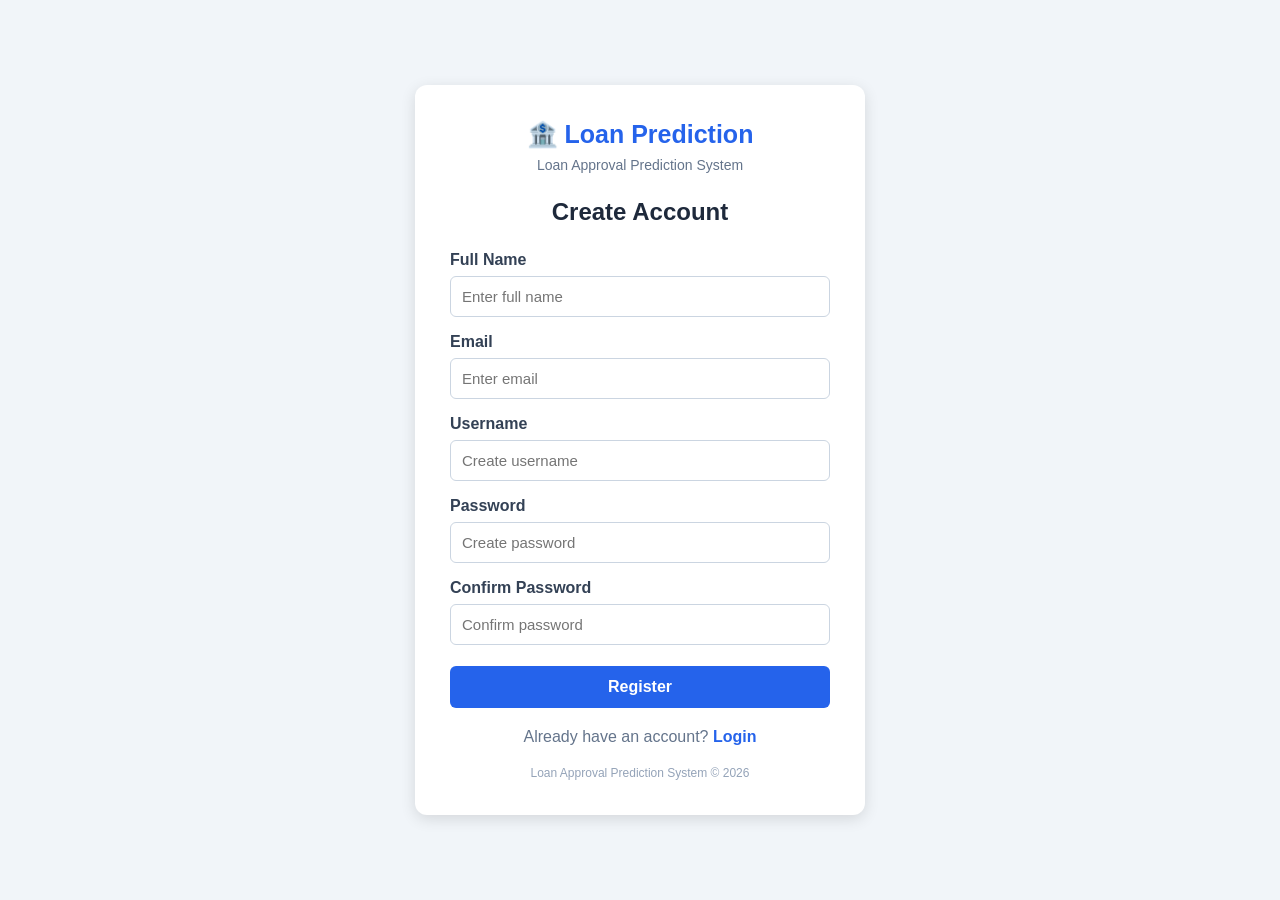
<file: templates/register.html>
<!DOCTYPE html>
<html lang="en">
<head>
    <meta charset="UTF-8">
    <meta name="viewport" content="width=device-width, initial-scale=1.0">

    <title>Register - Loan Approval Prediction System</title>

    <style>
        * {
            margin: 0;
            padding: 0;
            box-sizing: border-box;
            font-family: Arial, sans-serif;
        }

        body {
            min-height: 100vh;
            background: #f1f5f9;
            display: flex;
            justify-content: center;
            align-items: center;
        }

        .register-container {
            width: 450px;
            background: white;
            padding: 35px;
            border-radius: 12px;
            box-shadow: 0 4px 15px rgba(0, 0, 0, 0.12);
        }

        .logo {
            text-align: center;
            margin-bottom: 25px;
        }

        .logo h1 {
            color: #2563eb;
            font-size: 25px;
            margin-bottom: 8px;
        }

        .logo p {
            color: #64748b;
            font-size: 14px;
        }

        .register-container h2 {
            text-align: center;
            color: #1e293b;
            margin-bottom: 25px;
        }

        .form-group {
            margin-bottom: 16px;
        }

        .form-group label {
            display: block;
            color: #334155;
            font-weight: bold;
            margin-bottom: 7px;
        }

        .form-group input {
            width: 100%;
            padding: 11px;
            border: 1px solid #cbd5e1;
            border-radius: 6px;
            outline: none;
            font-size: 15px;
        }

        .form-group input:focus {
            border-color: #2563eb;
        }

        .register-btn {
            width: 100%;
            padding: 12px;
            background: #2563eb;
            color: white;
            border: none;
            border-radius: 6px;
            font-size: 16px;
            font-weight: bold;
            cursor: pointer;
            margin-top: 5px;
        }

        .register-btn:hover {
            background: #1d4ed8;
        }

        .login-link {
            text-align: center;
            margin-top: 20px;
            color: #64748b;
        }

        .login-link a {
            color: #2563eb;
            text-decoration: none;
            font-weight: bold;
        }

        .login-link a:hover {
            text-decoration: underline;
        }

        .footer {
            text-align: center;
            margin-top: 20px;
            color: #94a3b8;
            font-size: 12px;
        }

        @media (max-width: 500px) {
            .register-container {
                width: 90%;
                padding: 25px;
            }
        }
    </style>
</head>

<body>

    <div class="register-container">

        <div class="logo">
            <h1>🏦 Loan Prediction</h1>
            <p>Loan Approval Prediction System</p>
        </div>

        <h2>Create Account</h2>

        <!-- Frontend Registration -->
        <form action="login.html" method="get">

            <div class="form-group">
                <label>Full Name</label>
                <input
                    type="text"
                    name="fullname"
                    placeholder="Enter full name"
                    required
                >
            </div>

            <div class="form-group">
                <label>Email</label>
                <input
                    type="email"
                    name="email"
                    placeholder="Enter email"
                    required
                >
            </div>

            <div class="form-group">
                <label>Username</label>
                <input
                    type="text"
                    name="username"
                    placeholder="Create username"
                    required
                >
            </div>

            <div class="form-group">
                <label>Password</label>
                <input
                    type="password"
                    name="password"
                    placeholder="Create password"
                    required
                >
            </div>

            <div class="form-group">
                <label>Confirm Password</label>
                <input
                    type="password"
                    name="confirm_password"
                    placeholder="Confirm password"
                    required
                >
            </div>

            <button type="submit" class="register-btn">
                Register
            </button>

        </form>

        <div class="login-link">
            Already have an account?
            <a href="login.html">Login</a>
        </div>

        <div class="footer">
            Loan Approval Prediction System © 2026
        </div>

    </div>

</body>
</html>
</file>
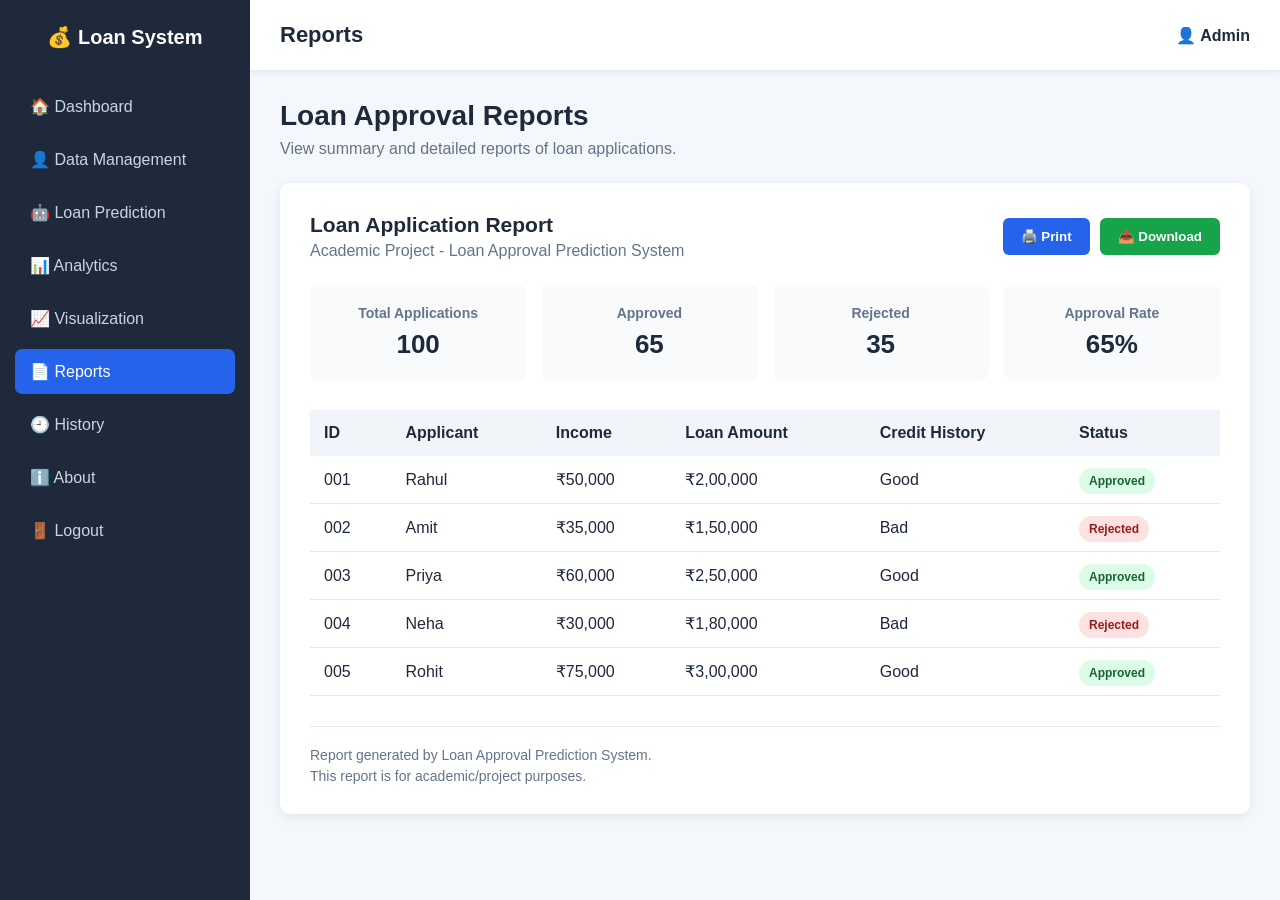
<file: templates/reports.html>
<!DOCTYPE html>
<html lang="en">

<head>

    <meta charset="UTF-8">
    <meta name="viewport" content="width=device-width, initial-scale=1.0">

    <title>Reports | Loan Approval Prediction</title>

    <style>

        * {
            margin: 0;
            padding: 0;
            box-sizing: border-box;
        }

        body {
            font-family: Arial, sans-serif;
            background: #f4f7fb;
            color: #1e293b;
        }

        /* SIDEBAR */

        .sidebar {
            position: fixed;
            left: 0;
            top: 0;
            width: 250px;
            height: 100vh;
            background: #1e293b;
            padding: 25px 15px;
            color: white;
        }

        .sidebar h2 {
            text-align: center;
            margin-bottom: 35px;
            font-size: 20px;
        }

        .sidebar ul {
            list-style: none;
        }

        .sidebar li {
            margin-bottom: 8px;
        }

        .sidebar a {
            display: block;
            padding: 13px 15px;
            color: #cbd5e1;
            text-decoration: none;
            border-radius: 7px;
        }

        .sidebar a:hover,
        .sidebar a.active {
            background: #2563eb;
            color: white;
        }

        /* MAIN */

        .main {
            margin-left: 250px;
            min-height: 100vh;
        }

        /* TOPBAR */

        .topbar {
            height: 70px;
            background: white;
            display: flex;
            justify-content: space-between;
            align-items: center;
            padding: 0 30px;
            box-shadow: 0 2px 8px rgba(0,0,0,0.08);
        }

        .topbar h1 {
            font-size: 22px;
        }

        .user {
            font-weight: bold;
        }

        /* CONTENT */

        .content {
            padding: 30px;
        }

        .page-title {
            margin-bottom: 25px;
        }

        .page-title h2 {
            font-size: 28px;
            margin-bottom: 8px;
        }

        .page-title p {
            color: #64748b;
        }

        /* REPORT CARD */

        .report-card {
            background: white;
            padding: 30px;
            border-radius: 10px;
            box-shadow: 0 3px 12px rgba(0,0,0,0.08);
        }

        .report-header {
            display: flex;
            justify-content: space-between;
            align-items: center;
            margin-bottom: 25px;
        }

        .report-header h2 {
            font-size: 21px;
        }

        /* BUTTONS */

        .buttons {
            display: flex;
            gap: 10px;
        }

        .btn {
            border: none;
            padding: 11px 18px;
            border-radius: 6px;
            cursor: pointer;
            font-weight: bold;
        }

        .print-btn {
            background: #2563eb;
            color: white;
        }

        .download-btn {
            background: #16a34a;
            color: white;
        }

        .btn:hover {
            opacity: 0.9;
        }

        /* SUMMARY */

        .summary {
            display: grid;
            grid-template-columns: repeat(4, 1fr);
            gap: 15px;
            margin-bottom: 30px;
        }

        .summary-box {
            padding: 20px;
            background: #f8fafc;
            border-radius: 8px;
            text-align: center;
        }

        .summary-box h3 {
            color: #64748b;
            font-size: 14px;
            margin-bottom: 8px;
        }

        .summary-box h2 {
            font-size: 26px;
        }

        /* TABLE */

        .report-table {
            width: 100%;
            border-collapse: collapse;
        }

        .report-table th {
            background: #f1f5f9;
            padding: 14px;
            text-align: left;
        }

        .report-table td {
            padding: 14px;
            border-bottom: 1px solid #e2e8f0;
        }

        /* STATUS */

        .approved {
            color: #166534;
            background: #dcfce7;
            padding: 6px 10px;
            border-radius: 15px;
            font-size: 12px;
            font-weight: bold;
        }

        .rejected {
            color: #991b1b;
            background: #fee2e2;
            padding: 6px 10px;
            border-radius: 15px;
            font-size: 12px;
            font-weight: bold;
        }

        /* FOOTER */

        .report-footer {
            margin-top: 30px;
            padding-top: 20px;
            border-top: 1px solid #e2e8f0;
            color: #64748b;
            font-size: 14px;
        }

        /* RESPONSIVE */

        @media (max-width: 900px) {

            .summary {
                grid-template-columns: repeat(2, 1fr);
            }

            .report-header {
                flex-direction: column;
                align-items: flex-start;
                gap: 15px;
            }

        }

        @media (max-width: 600px) {

            .sidebar {
                width: 200px;
            }

            .main {
                margin-left: 200px;
            }

            .content {
                padding: 15px;
            }

            .summary {
                grid-template-columns: 1fr;
            }

            .buttons {
                flex-direction: column;
            }

        }

        /* PRINT */

        @media print {

            .sidebar,
            .topbar,
            .buttons {
                display: none;
            }

            .main {
                margin-left: 0;
            }

            .content {
                padding: 0;
            }

            .report-card {
                box-shadow: none;
            }

        }

    </style>

</head>


<body>


    <!-- SIDEBAR -->

    <div class="sidebar">

        <h2>💰 Loan System</h2>

        <ul>

            <li>
                <a href="dashboard.html">
                    🏠 Dashboard
                </a>
            </li>

            <li>
                <a href="data.html">
                    👤 Data Management
                </a>
            </li>

            <li>
                <a href="index.html">
                    🤖 Loan Prediction
                </a>
            </li>

            <li>
                <a href="analytics.html">
                    📊 Analytics
                </a>
            </li>

            <li>
                <a href="visualization.html">
                    📈 Visualization
                </a>
            </li>

            <li>
                <a href="reports.html" class="active">
                    📄 Reports
                </a>
            </li>

            <li>
                <a href="history.html">
                    🕘 History
                </a>
            </li>

            <li>
                <a href="about.html">
                    ℹ️ About
                </a>
            </li>

            <li>
                <a href="login.html">
                    🚪 Logout
                </a>
            </li>

        </ul>

    </div>


    <!-- MAIN -->

    <div class="main">


        <!-- TOPBAR -->

        <div class="topbar">

            <h1>Reports</h1>

            <div class="user">
                👤 Admin
            </div>

        </div>


        <!-- CONTENT -->

        <div class="content">


            <!-- TITLE -->

            <div class="page-title">

                <h2>Loan Approval Reports</h2>

                <p>
                    View summary and detailed reports of loan applications.
                </p>

            </div>


            <!-- REPORT -->

            <div class="report-card">


                <!-- REPORT HEADER -->

                <div class="report-header">

                    <div>

                        <h2>Loan Application Report</h2>

                        <p style="color:#64748b; margin-top:5px;">
                            Academic Project - Loan Approval Prediction System
                        </p>

                    </div>


                    <div class="buttons">

                        <button
                            class="btn print-btn"
                            onclick="window.print()">

                            🖨️ Print

                        </button>

                        <button
                            class="btn download-btn"
                            onclick="downloadReport()">

                            📥 Download

                        </button>

                    </div>

                </div>


                <!-- SUMMARY -->

                <div class="summary">


                    <div class="summary-box">

                        <h3>Total Applications</h3>

                        <h2>100</h2>

                    </div>


                    <div class="summary-box">

                        <h3>Approved</h3>

                        <h2>65</h2>

                    </div>


                    <div class="summary-box">

                        <h3>Rejected</h3>

                        <h2>35</h2>

                    </div>


                    <div class="summary-box">

                        <h3>Approval Rate</h3>

                        <h2>65%</h2>

                    </div>


                </div>


                <!-- TABLE -->

                <table class="report-table">

                    <thead>

                        <tr>

                            <th>ID</th>
                            <th>Applicant</th>
                            <th>Income</th>
                            <th>Loan Amount</th>
                            <th>Credit History</th>
                            <th>Status</th>

                        </tr>

                    </thead>


                    <tbody>


                        <tr>

                            <td>001</td>

                            <td>Rahul</td>

                            <td>₹50,000</td>

                            <td>₹2,00,000</td>

                            <td>Good</td>

                            <td>
                                <span class="approved">
                                    Approved
                                </span>
                            </td>

                        </tr>


                        <tr>

                            <td>002</td>

                            <td>Amit</td>

                            <td>₹35,000</td>

                            <td>₹1,50,000</td>

                            <td>Bad</td>

                            <td>
                                <span class="rejected">
                                    Rejected
                                </span>
                            </td>

                        </tr>


                        <tr>

                            <td>003</td>

                            <td>Priya</td>

                            <td>₹60,000</td>

                            <td>₹2,50,000</td>

                            <td>Good</td>

                            <td>
                                <span class="approved">
                                    Approved
                                </span>
                            </td>

                        </tr>


                        <tr>

                            <td>004</td>

                            <td>Neha</td>

                            <td>₹30,000</td>

                            <td>₹1,80,000</td>

                            <td>Bad</td>

                            <td>
                                <span class="rejected">
                                    Rejected
                                </span>
                            </td>

                        </tr>


                        <tr>

                            <td>005</td>

                            <td>Rohit</td>

                            <td>₹75,000</td>

                            <td>₹3,00,000</td>

                            <td>Good</td>

                            <td>
                                <span class="approved">
                                    Approved
                                </span>
                            </td>

                        </tr>


                    </tbody>

                </table>


                <!-- FOOTER -->

                <div class="report-footer">

                    <p>
                        Report generated by Loan Approval Prediction System.
                    </p>

                    <p style="margin-top:5px;">
                        This report is for academic/project purposes.
                    </p>

                </div>


            </div>


        </div>

    </div>


    <!-- JAVASCRIPT -->

    <script>

        function downloadReport() {

            const reportText = `
LOAN APPROVAL PREDICTION SYSTEM
--------------------------------

Total Applications : 100
Approved Loans     : 65
Rejected Loans     : 35
Approval Rate      : 65%

Applicant Report
--------------------------------

001 - Rahul - Approved
002 - Amit - Rejected
003 - Priya - Approved
004 - Neha - Rejected
005 - Rohit - Approved

--------------------------------
Report generated by Loan Approval Prediction System.
            `;

            const blob = new Blob(
                [reportText],
                { type: "text/plain" }
            );

            const url = URL.createObjectURL(blob);

            const link = document.createElement("a");

            link.href = url;

            link.download = "loan_approval_report.txt";

            link.click();

            URL.revokeObjectURL(url);

        }

    </script>


</body>

</html>
</file>
<file: static/style.css>
* {
    box-sizing: border-box;
}

body {
    margin: 0;
    padding: 30px;
    font-family: Arial, sans-serif;
    background: #f2f2f2;
}

.container {
    width: 600px;
    max-width: 100%;
    margin: auto;
    padding: 30px;
    background: white;
    border-radius: 10px;
    box-shadow: 0 0 10px #ccc;
}

h1 {
    text-align: center;
    margin-bottom: 10px;
}

p {
    text-align: center;
    color: #666;
    margin-bottom: 25px;
}

label {
    display: block;
    margin-top: 15px;
    margin-bottom: 5px;
    font-weight: bold;
}

input,
select {
    width: 100%;
    padding: 10px;
    border: 1px solid #ccc;
    border-radius: 5px;
    font-size: 15px;
}

button {
    width: 100%;
    margin-top: 25px;
    padding: 12px;
    border: none;
    border-radius: 5px;
    background: #333;
    color: white;
    font-size: 16px;
    cursor: pointer;
}

button:hover {
    background: #555;
}

.result {
    margin-top: 25px;
    padding: 15px;
    text-align: center;
    font-size: 20px;
    font-weight: bold;
    border: 1px solid #ccc;
    border-radius: 5px;
}
</file>
